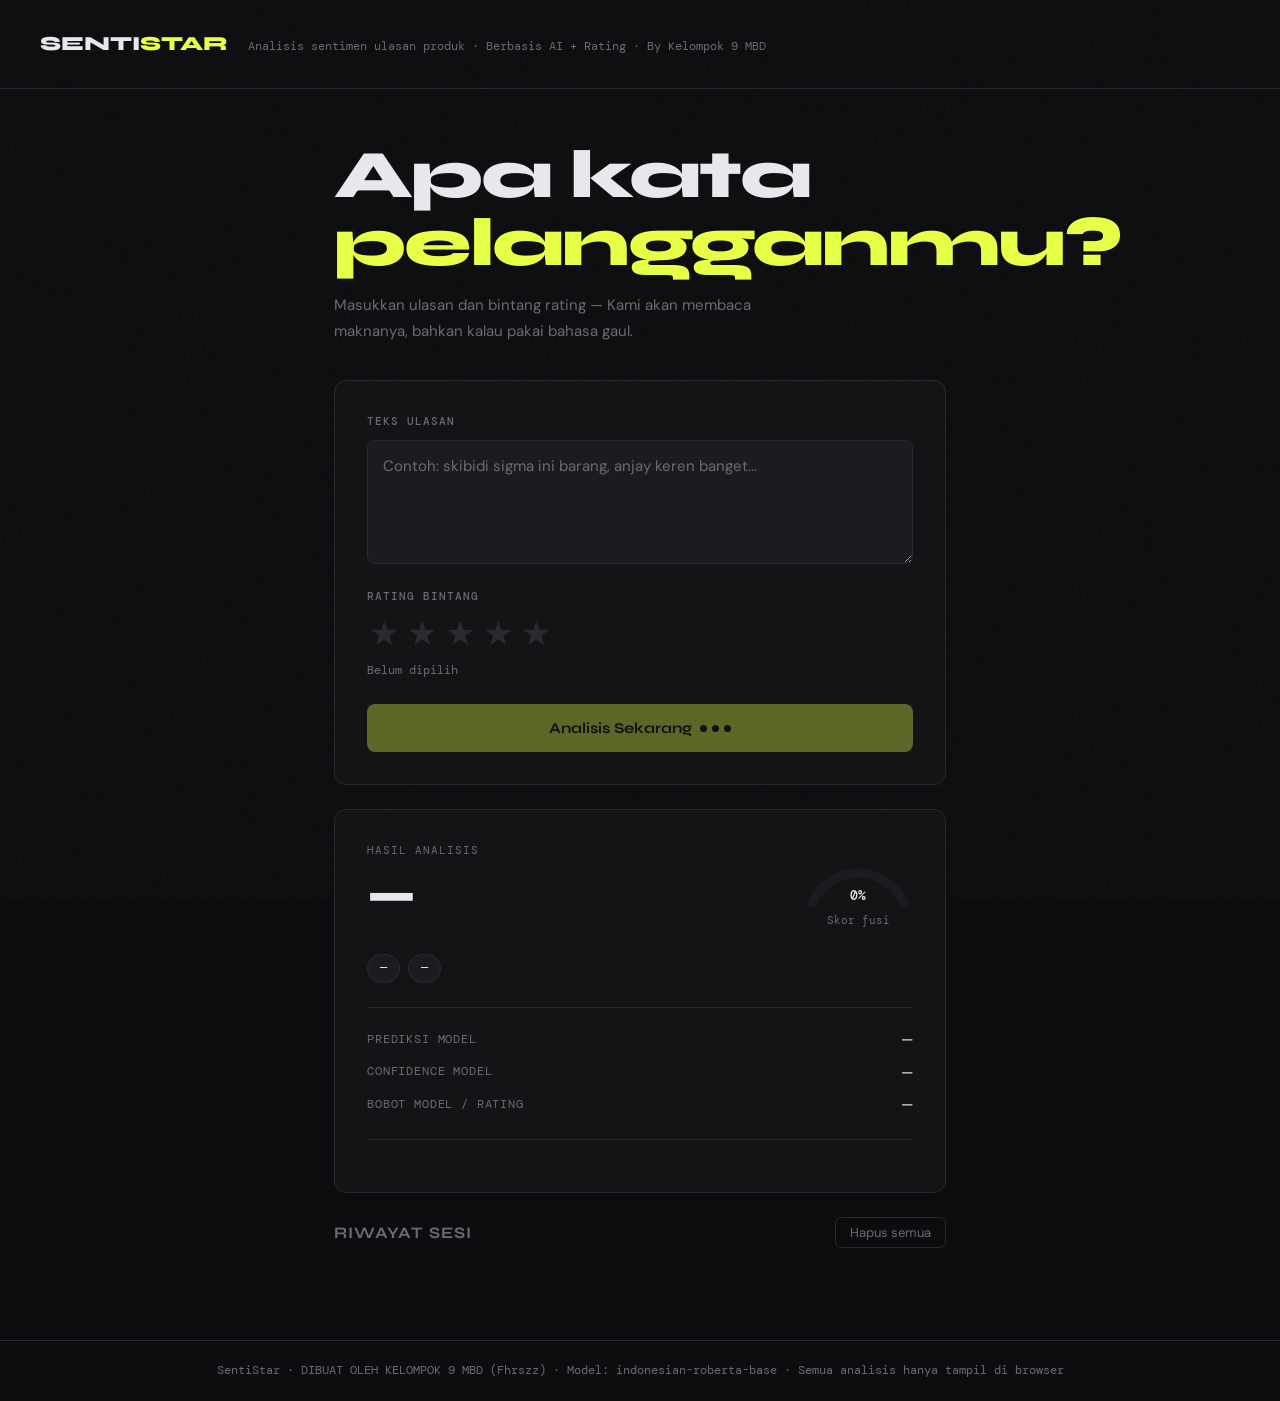
<file: index.html>
<!DOCTYPE html>
<html lang="id">
<head>
  <meta charset="UTF-8" />
  <meta name="viewport" content="width=device-width, initial-scale=1.0" />
  <title>SentiStar — Analisis Sentimen Ulasan</title>
  <link rel="preconnect" href="https://fonts.googleapis.com" />
  <link href="https://fonts.googleapis.com/css2?family=Syne:wght@400;700;800&family=DM+Mono:wght@400;500&family=DM+Sans:wght@300;400;500&display=swap" rel="stylesheet" />
  <link rel="stylesheet" href="style.css" />
</head>
<body>
 
  <div class="noise"></div>
 
  <header>
    <div class="logo">SENTI<span>STAR</span></div>
    <div class="tagline">Analisis sentimen ulasan produk · Berbasis AI + Rating · By Kelompok 9 MBD</div>
  </header>
 
  <main>
    <section class="hero">
      <h1>Apa kata<br/><em>pelangganmu?</em></h1>
      <p class="sub">Masukkan ulasan dan bintang rating — Kami akan membaca maknanya, bahkan kalau pakai bahasa gaul.</p>
    </section>
 
    <!-- ── Form ──────────────────────────────────────────── -->
    <div class="form-card">
      <div class="field">
        <label for="ulasan">Teks Ulasan</label>
        <textarea id="ulasan" rows="4" placeholder="Contoh: skibidi sigma ini barang, anjay keren banget..."></textarea>
      </div>
 
      <div class="field">
        <label>Rating Bintang</label>
        <div class="stars" id="stars">
          <button class="star" data-val="1" aria-label="1 bintang">★</button>
          <button class="star" data-val="2" aria-label="2 bintang">★</button>
          <button class="star" data-val="3" aria-label="3 bintang">★</button>
          <button class="star" data-val="4" aria-label="4 bintang">★</button>
          <button class="star" data-val="5" aria-label="5 bintang">★</button>
        </div>
        <span class="star-label" id="star-label">Belum dipilih</span>
      </div>
 
      <button class="btn-analyze" id="btn-analyze" disabled>
        <span class="btn-text">Analisis Sekarang</span>
        <span class="btn-loader" hidden>
          <span class="dot"></span><span class="dot"></span><span class="dot"></span>
        </span>
      </button>
    </div>
 
    <!-- ── Result inline (muncul di bawah form) ──────────── -->
    <div class="result-card" id="result-card" hidden>
      <div class="result-top">
        <div class="result-label-wrap">
          <span class="result-label-hint">Hasil Analisis</span>
          <div class="result-badge" id="result-badge">—</div>
        </div>
        <div class="gauge-wrap">
          <svg class="gauge" viewBox="0 0 120 70" xmlns="http://www.w3.org/2000/svg">
            <path class="gauge-bg"  d="M10,65 A55,55 0 0,1 110,65" fill="none" stroke-width="10" stroke-linecap="round"/>
            <path class="gauge-fill" id="gauge-fill" d="M10,65 A55,55 0 0,1 110,65" fill="none" stroke-width="10" stroke-linecap="round" stroke-dasharray="173" stroke-dashoffset="173"/>
            <text class="gauge-pct" id="gauge-pct" x="60" y="62" text-anchor="middle">0%</text>
          </svg>
          <div class="gauge-sub">Skor fusi</div>
        </div>
      </div>
 
      <div class="result-pills">
        <span class="pill pill-model" id="pill-model">—</span>
        <span class="pill pill-bobot" id="pill-bobot">—</span>
        <span class="pill pill-slang" id="pill-slang" hidden>🔤 Slang terdeteksi</span>
        <span class="pill pill-fix"   id="pill-fix"   hidden>⚡ Dikoreksi rating</span>
      </div>
 
      <div class="result-detail">
        <div class="detail-row">
          <span class="dl">Prediksi model</span>
          <span class="dv" id="dv-model">—</span>
        </div>
        <div class="detail-row">
          <span class="dl">Confidence model</span>
          <span class="dv" id="dv-conf">—</span>
        </div>
        <div class="detail-row">
          <span class="dl">Bobot model / rating</span>
          <span class="dv" id="dv-bobot">—</span>
        </div>
      </div>
 
      <!-- Bar perbandingan distribusi fusi -->
      <div class="dist-bars" id="dist-bars"></div>
    </div>
 
    <!-- ── History ─────────────────────────────────────────── -->
    <section class="history-section" id="history-section" hidden>
      <div class="history-header">
        <h2>Riwayat Sesi</h2>
        <button class="btn-clear" id="btn-clear">Hapus semua</button>
      </div>
      <div class="history-list" id="history-list"></div>
    </section>
 
  </main>
 
  <footer>
    <span>SentiStar · DIBUAT OLEH KELOMPOK 9 MBD (Fhrszz) · Model: indonesian-roberta-base · Semua analisis hanya tampil di browser</span>
  </footer>
 
  <script>
    const API_BASE = "https://sentistar-beta1-test-production.up.railway.app";
 
    // ── Star rating ──────────────────────────────────────────────────
    const starBtns   = document.querySelectorAll(".star");
    const starLabel  = document.getElementById("star-label");
    const btnAnalyze = document.getElementById("btn-analyze");
    const ulasanTA   = document.getElementById("ulasan");
    const starLabels = ["","Sangat kecewa","Kecewa","Cukup","Puas","Sangat puas"];
    let selectedStar = 0;
 
    starBtns.forEach(btn => {
      btn.addEventListener("click", () => {
        selectedStar = +btn.dataset.val;
        starLabel.textContent = `${selectedStar} bintang — ${starLabels[selectedStar]}`;
        starBtns.forEach(b => b.classList.toggle("active", +b.dataset.val <= selectedStar));
        checkReady();
      });
      btn.addEventListener("mouseenter", () =>
        starBtns.forEach(b => b.classList.toggle("hover", +b.dataset.val <= +btn.dataset.val))
      );
      btn.addEventListener("mouseleave", () =>
        starBtns.forEach(b => b.classList.remove("hover"))
      );
    });
 
    ulasanTA.addEventListener("input", checkReady);
    function checkReady() {
      btnAnalyze.disabled = !(ulasanTA.value.trim() && selectedStar > 0);
    }
 
    // ── Analyze ──────────────────────────────────────────────────────
    const SC = { Positif:"#22c55e", Netral:"#f59e0b", Negatif:"#ef4444" };
    let history = [];
 
    btnAnalyze.addEventListener("click", async () => {
      const teks    = ulasanTA.value.trim();
      const bintang = selectedStar;
 
      btnAnalyze.querySelector(".btn-text").hidden  = true;
      btnAnalyze.querySelector(".btn-loader").hidden = false;
      btnAnalyze.disabled = true;
 
      try {
        const res  = await fetch(`${API_BASE}/analyze`, {
          method: "POST",
          headers: { "Content-Type": "application/json" },
          body: JSON.stringify({ teks, bintang })
        });
        if (!res.ok) throw new Error(await res.text());
        const data = await res.json();
        showResult(data, teks, bintang);
        addHistory(teks, bintang, data);
      } catch (err) {
        alert("Gagal menghubungi server:\n" + err.message);
      } finally {
        btnAnalyze.querySelector(".btn-text").hidden  = false;
        btnAnalyze.querySelector(".btn-loader").hidden = true;
        btnAnalyze.disabled = false;
      }
    });
 
    // ── Render result ────────────────────────────────────────────────
    function showResult(d, teks, bintang) {
      const card = document.getElementById("result-card");
      card.hidden = false;
      card.classList.remove("animate-in");
      void card.offsetWidth;
      card.classList.add("animate-in");
 
      // Badge
      const badge = document.getElementById("result-badge");
      badge.textContent = d.label_akhir;
      badge.style.color = SC[d.label_akhir];
 
      // Gauge animation
      const pct = Math.round(d.skor_akhir * 100);
      const offset = 173 - (173 * d.skor_akhir);
      const fill = document.getElementById("gauge-fill");
      fill.style.stroke = SC[d.label_akhir];
      fill.style.strokeDashoffset = "173";
      requestAnimationFrame(() => {
        fill.style.transition = "stroke-dashoffset 0.8s cubic-bezier(.4,0,.2,1)";
        fill.style.strokeDashoffset = offset;
      });
      document.getElementById("gauge-pct").textContent = pct + "%";
 
      // Pills
      document.getElementById("pill-model").textContent =
        `Model: ${d.label_model} (${(d.conf_model*100).toFixed(0)}%)`;
      document.getElementById("pill-bobot").textContent =
        `Model ${Math.round(d.bobot_model*100)}% · Rating ${Math.round(d.bobot_rating*100)}%`;
      document.getElementById("pill-slang").hidden = !d.ada_slang;
      document.getElementById("pill-fix").hidden   = !d.berubah;
 
      // Detail rows
      document.getElementById("dv-model").textContent  = d.label_model;
      document.getElementById("dv-conf").textContent   = (d.conf_model*100).toFixed(1) + "%";
      document.getElementById("dv-bobot").textContent  =
        `Model ${Math.round(d.bobot_model*100)}% · Rating ${Math.round(d.bobot_rating*100)}%`;
 
      // Distribution bars
      renderDistBars(d);
 
      card.scrollIntoView({ behavior: "smooth", block: "nearest" });
    }
 
    function renderDistBars(d) {
      const labels = ["Positif","Netral","Negatif"];
 
      const sModel = d.conf_model;
      const lModel = d.label_model;
      const distM  = { Positif: (1-sModel)/2, Netral: (1-sModel)/2, Negatif: (1-sModel)/2 };
      distM[lModel] = sModel;
 
      const ratingMap = {
        1:{Positif:.05,Netral:.10,Negatif:.85},
        2:{Positif:.10,Netral:.20,Negatif:.70},
        3:{Positif:.20,Netral:.60,Negatif:.20},
        4:{Positif:.70,Netral:.20,Negatif:.10},
        5:{Positif:.85,Netral:.10,Negatif:.05},
      };
 
      const fusi = currentFusi;
 
      const container = document.getElementById("dist-bars");
      container.innerHTML = labels.map(lb => {
        const val = fusi ? fusi[lb] : (lb === d.label_akhir ? d.skor_akhir : (1-d.skor_akhir)/2);
        const pct = Math.round(val * 100);
        return `
          <div class="dist-row">
            <span class="dist-lbl">${lb}</span>
            <div class="dist-track">
              <div class="dist-bar" style="width:0%;background:${SC[lb]}"
                   data-target="${pct}"></div>
            </div>
            <span class="dist-pct">${pct}%</span>
          </div>`;
      }).join("");
 
      requestAnimationFrame(() => {
        container.querySelectorAll(".dist-bar").forEach(bar => {
          const t = bar.dataset.target;
          bar.style.transition = "width 0.7s cubic-bezier(.4,0,.2,1)";
          bar.style.width = t + "%";
        });
      });
    }
 
    let currentFusi = null;
 
    // ── History ──────────────────────────────────────────────────────
    function addHistory(teks, bintang, d) {
      const sModel = d.conf_model;
      const lModel = d.label_model;
      const distM  = {Positif:(1-sModel)/2, Netral:(1-sModel)/2, Negatif:(1-sModel)/2};
      distM[lModel] = sModel;
      const ratingMap = {
        1:{Positif:.05,Netral:.10,Negatif:.85},
        2:{Positif:.10,Netral:.20,Negatif:.70},
        3:{Positif:.20,Netral:.60,Negatif:.20},
        4:{Positif:.70,Netral:.20,Negatif:.10},
        5:{Positif:.85,Netral:.10,Negatif:.05},
      };
      const distR = ratingMap[bintang];
      const bm = d.bobot_model, br = d.bobot_rating;
      currentFusi = {
        Positif: bm*distM.Positif + br*distR.Positif,
        Netral:  bm*distM.Netral  + br*distR.Netral,
        Negatif: bm*distM.Negatif + br*distR.Negatif,
      };
 
      history.unshift({ teks, bintang, ...d, fusi: currentFusi });
      renderHistory();
      document.getElementById("history-section").hidden = false;
    }
 
    function renderHistory() {
      document.getElementById("history-list").innerHTML =
        history.slice(0, 20).map((h, i) => `
          <div class="history-item" data-i="${i}">
            <div class="hi-left">
              <div class="hi-stars">${"★".repeat(h.bintang)}${"☆".repeat(5-h.bintang)}</div>
              <div class="hi-teks">${escHtml(h.teks)}</div>
            </div>
            <div class="hi-right">
              <span class="hi-label" style="color:${SC[h.label_akhir]}">${h.label_akhir}</span>
              ${h.ada_slang ? '<span class="hi-tag">slang</span>' : ''}
              ${h.berubah   ? '<span class="hi-tag hi-tag-fix">koreksi</span>' : ''}
            </div>
          </div>`).join("");
    }
 
    document.getElementById("btn-clear").addEventListener("click", () => {
      history = [];
      document.getElementById("history-section").hidden = true;
      document.getElementById("result-card").hidden = true;
      currentFusi = null;
    });
 
    function escHtml(s) {
      return s.replace(/&/g,"&amp;").replace(/</g,"&lt;").replace(/>/g,"&gt;");
    }
 
    btnAnalyze.addEventListener("click", () => {}, { capture: true });
  </script>
</body>
</html>
</file>
<file: style.css>
*, *::before, *::after { box-sizing: border-box; margin: 0; padding: 0; }

:root {
  --bg:      #0d0d0f;
  --bg2:     #141417;
  --bg3:     #1c1c20;
  --border:  #2a2a30;
  --text:    #e8e8ec;
  --muted:   #6b6b78;
  --accent:  #e8ff47;
  --radius:  12px;
  --font-h:  'Syne', sans-serif;
  --font-b:  'DM Sans', sans-serif;
  --font-m:  'DM Mono', monospace;
}

html { scroll-behavior: smooth; }
body {
  background: var(--bg); color: var(--text);
  font-family: var(--font-b); font-size: 16px;
  line-height: 1.6; min-height: 100vh; overflow-x: hidden;
}

.noise {
  position: fixed; inset: 0; pointer-events: none; z-index: 0; opacity: .03;
  background-image: url("data:image/svg+xml,%3Csvg viewBox='0 0 256 256' xmlns='http://www.w3.org/2000/svg'%3E%3Cfilter id='n'%3E%3CfeTurbulence type='fractalNoise' baseFrequency='0.9' numOctaves='4' stitchTiles='stitch'/%3E%3C/filter%3E%3Crect width='100%25' height='100%25' filter='url(%23n)'/%3E%3C/svg%3E");
}

/* Header */
header {
  position: relative; z-index: 1;
  padding: 28px 40px;
  border-bottom: 1px solid var(--border);
  display: flex; align-items: baseline; gap: 20px; flex-wrap: wrap;
}
.logo { font-family: var(--font-h); font-size: 20px; font-weight: 800; }
.logo span { color: var(--accent); }
.tagline { font-size: 12px; color: var(--muted); font-family: var(--font-m); }

/* Main */
main {
  position: relative; z-index: 1;
  max-width: 660px; margin: 0 auto;
  padding: 52px 24px 80px;
  display: flex; flex-direction: column; gap: 24px;
}

/* Hero */
.hero { margin-bottom: 12px; }
.hero h1 {
  font-family: var(--font-h);
  font-size: clamp(40px, 8vw, 68px);
  font-weight: 800; line-height: 1; letter-spacing: -2px;
  margin-bottom: 16px;
}
.hero h1 em { font-style: normal; color: var(--accent); }
.sub { font-size: 15px; color: var(--muted); max-width: 460px; line-height: 1.7; }

/* Form card */
.form-card {
  background: var(--bg2); border: 1px solid var(--border);
  border-radius: var(--radius); padding: 32px;
  display: flex; flex-direction: column; gap: 24px;
  animation: fadeUp .45s ease both;
}

@keyframes fadeUp {
  from { opacity: 0; transform: translateY(16px); }
  to   { opacity: 1; transform: translateY(0); }
}

.field { display: flex; flex-direction: column; gap: 9px; }

label {
  font-size: 11px; font-weight: 500;
  letter-spacing: .09em; text-transform: uppercase;
  color: var(--muted); font-family: var(--font-m);
}

textarea {
  background: var(--bg3); border: 1px solid var(--border);
  border-radius: 8px; color: var(--text);
  font-family: var(--font-b); font-size: 15px; line-height: 1.6;
  padding: 13px 15px; resize: vertical; min-height: 100px;
  outline: none; transition: border-color .2s;
}
textarea:focus { border-color: var(--accent); }
textarea::placeholder { color: var(--muted); }

/* Stars */
.stars { display: flex; gap: 4px; }
.star {
  background: none; border: none; cursor: pointer;
  font-size: 34px; color: var(--border);
  transition: color .15s, transform .15s; line-height: 1; padding: 2px;
}
.star.active, .star.hover { color: var(--accent); }
.star:hover { transform: scale(1.12); }
.star-label { font-family: var(--font-m); font-size: 12px; color: var(--muted); }

/* Button */
.btn-analyze {
  background: var(--accent); color: #0d0d0f;
  font-family: var(--font-h); font-size: 15px; font-weight: 700;
  border: none; border-radius: 8px; padding: 15px 28px;
  cursor: pointer; transition: background .2s, transform .15s, opacity .2s;
  display: flex; align-items: center; justify-content: center; gap: 8px;
}
.btn-analyze:hover:not(:disabled) { background: #f5ff70; transform: translateY(-1px); }
.btn-analyze:disabled { opacity: .35; cursor: not-allowed; }

.btn-loader { display: flex; gap: 5px; align-items: center; }
.dot {
  width: 7px; height: 7px; background: #0d0d0f;
  border-radius: 50%; animation: bounce .8s ease-in-out infinite;
}
.dot:nth-child(2) { animation-delay: .15s; }
.dot:nth-child(3) { animation-delay: .30s; }
@keyframes bounce {
  0%,100% { transform: translateY(0); }
  50%     { transform: translateY(-5px); }
}

/* ── Result card ──────────────────────────────────────────────────── */
.result-card {
  background: var(--bg2); border: 1px solid var(--border);
  border-radius: var(--radius); padding: 32px;
  display: flex; flex-direction: column; gap: 24px;
}
.result-card.animate-in { animation: fadeUp .4s ease both; }

.result-top {
  display: flex; justify-content: space-between; align-items: flex-start; gap: 16px;
}

.result-label-hint {
  font-family: var(--font-m); font-size: 11px;
  text-transform: uppercase; letter-spacing: .09em; color: var(--muted);
  display: block; margin-bottom: 8px;
}
.result-badge {
  font-family: var(--font-h); font-size: 52px; font-weight: 800;
  letter-spacing: -2px; line-height: 1;
}

/* Gauge */
.gauge-wrap { display: flex; flex-direction: column; align-items: center; gap: 4px; flex-shrink: 0; }
.gauge { width: 110px; height: 66px; overflow: visible; }
.gauge-bg   { stroke: var(--bg3); }
.gauge-fill { transition: stroke-dashoffset .8s cubic-bezier(.4,0,.2,1); }
.gauge-pct  {
  font-family: var(--font-m); font-size: 14px; font-weight: 500;
  fill: var(--text);
}
.gauge-sub { font-family: var(--font-m); font-size: 11px; color: var(--muted); }

/* Pills */
.result-pills { display: flex; flex-wrap: wrap; gap: 8px; }
.pill {
  font-family: var(--font-m); font-size: 12px;
  background: var(--bg3); border: 1px solid var(--border);
  border-radius: 999px; padding: 4px 12px; color: var(--text);
}
.pill-slang { border-color: #4b4820; color: #f59e0b; }
.pill-fix   { border-color: #3a2a50; color: #a78bfa; }

/* Detail rows */
.result-detail {
  display: flex; flex-direction: column; gap: 10px;
  border-top: 1px solid var(--border); padding-top: 20px;
}
.detail-row { display: flex; justify-content: space-between; align-items: center; gap: 12px; }
.dl { font-family: var(--font-m); font-size: 12px; color: var(--muted); text-transform: uppercase; letter-spacing: .07em; }
.dv { font-size: 14px; font-weight: 500; }

/* Distribution bars */
.dist-bars {
  display: flex; flex-direction: column; gap: 10px;
  border-top: 1px solid var(--border); padding-top: 20px;
}
.dist-row { display: grid; grid-template-columns: 64px 1fr 40px; gap: 10px; align-items: center; }
.dist-lbl { font-family: var(--font-m); font-size: 12px; color: var(--muted); }
.dist-track {
  background: var(--bg3); border-radius: 999px; height: 8px; overflow: hidden;
}
.dist-bar { height: 100%; border-radius: 999px; width: 0%; }
.dist-pct { font-family: var(--font-m); font-size: 12px; color: var(--muted); text-align: right; }

/* ── History ──────────────────────────────────────────────────────── */
.history-section { display: flex; flex-direction: column; gap: 12px; }

.history-header {
  display: flex; justify-content: space-between; align-items: center;
}
.history-header h2 {
  font-family: var(--font-h); font-size: 16px; font-weight: 700;
  text-transform: uppercase; letter-spacing: .06em; color: var(--muted);
}
.btn-clear {
  background: none; border: 1px solid var(--border); color: var(--muted);
  font-family: var(--font-b); font-size: 13px; border-radius: 6px;
  padding: 6px 14px; cursor: pointer; transition: border-color .2s, color .2s;
}
.btn-clear:hover { border-color: var(--text); color: var(--text); }

.history-list { display: flex; flex-direction: column; gap: 6px; }
.history-item {
  background: var(--bg2); border: 1px solid var(--border);
  border-radius: 8px; padding: 13px 16px;
  display: flex; justify-content: space-between; align-items: center; gap: 12px;
}
.hi-left { display: flex; flex-direction: column; gap: 3px; min-width: 0; }
.hi-stars { color: var(--accent); font-size: 12px; letter-spacing: 1px; }
.hi-teks  { font-size: 13px; color: var(--text); overflow: hidden; text-overflow: ellipsis; white-space: nowrap; }
.hi-right { display: flex; align-items: center; gap: 6px; flex-shrink: 0; }
.hi-label { font-family: var(--font-m); font-size: 13px; font-weight: 500; }
.hi-tag   {
  font-family: var(--font-m); font-size: 10px;
  background: var(--bg3); border: 1px solid var(--border);
  border-radius: 4px; padding: 2px 6px; color: var(--muted);
}
.hi-tag-fix { border-color: #3a2a50; color: #a78bfa; }

/* Footer */
footer {
  position: relative; z-index: 1; text-align: center;
  padding: 20px; border-top: 1px solid var(--border);
  font-family: var(--font-m); font-size: 12px; color: var(--muted);
}

@media (max-width: 480px) {
  header { padding: 18px; }
  main { padding: 36px 14px 60px; }
  .form-card, .result-card { padding: 20px; }
  .hero h1 { font-size: 38px; }
  .result-badge { font-size: 40px; }
  .result-top { flex-direction: column; }
}
</file>
